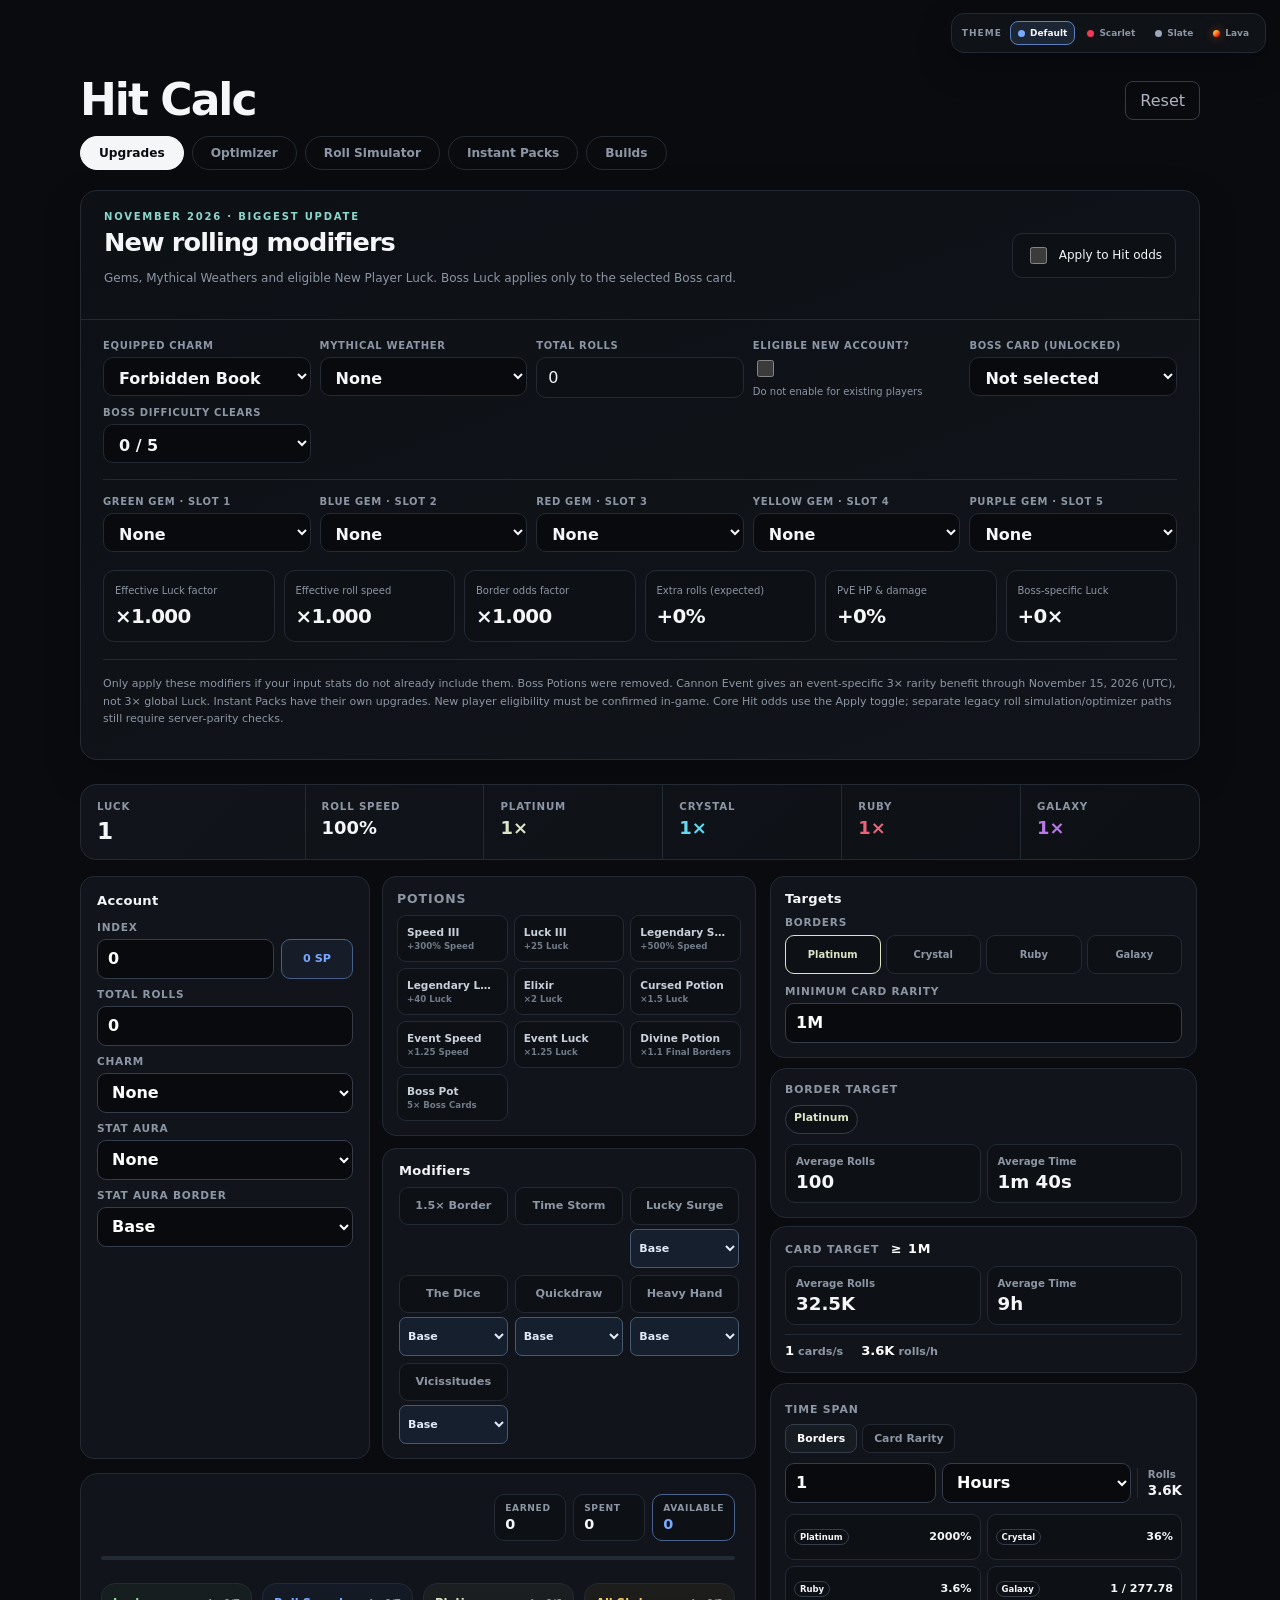
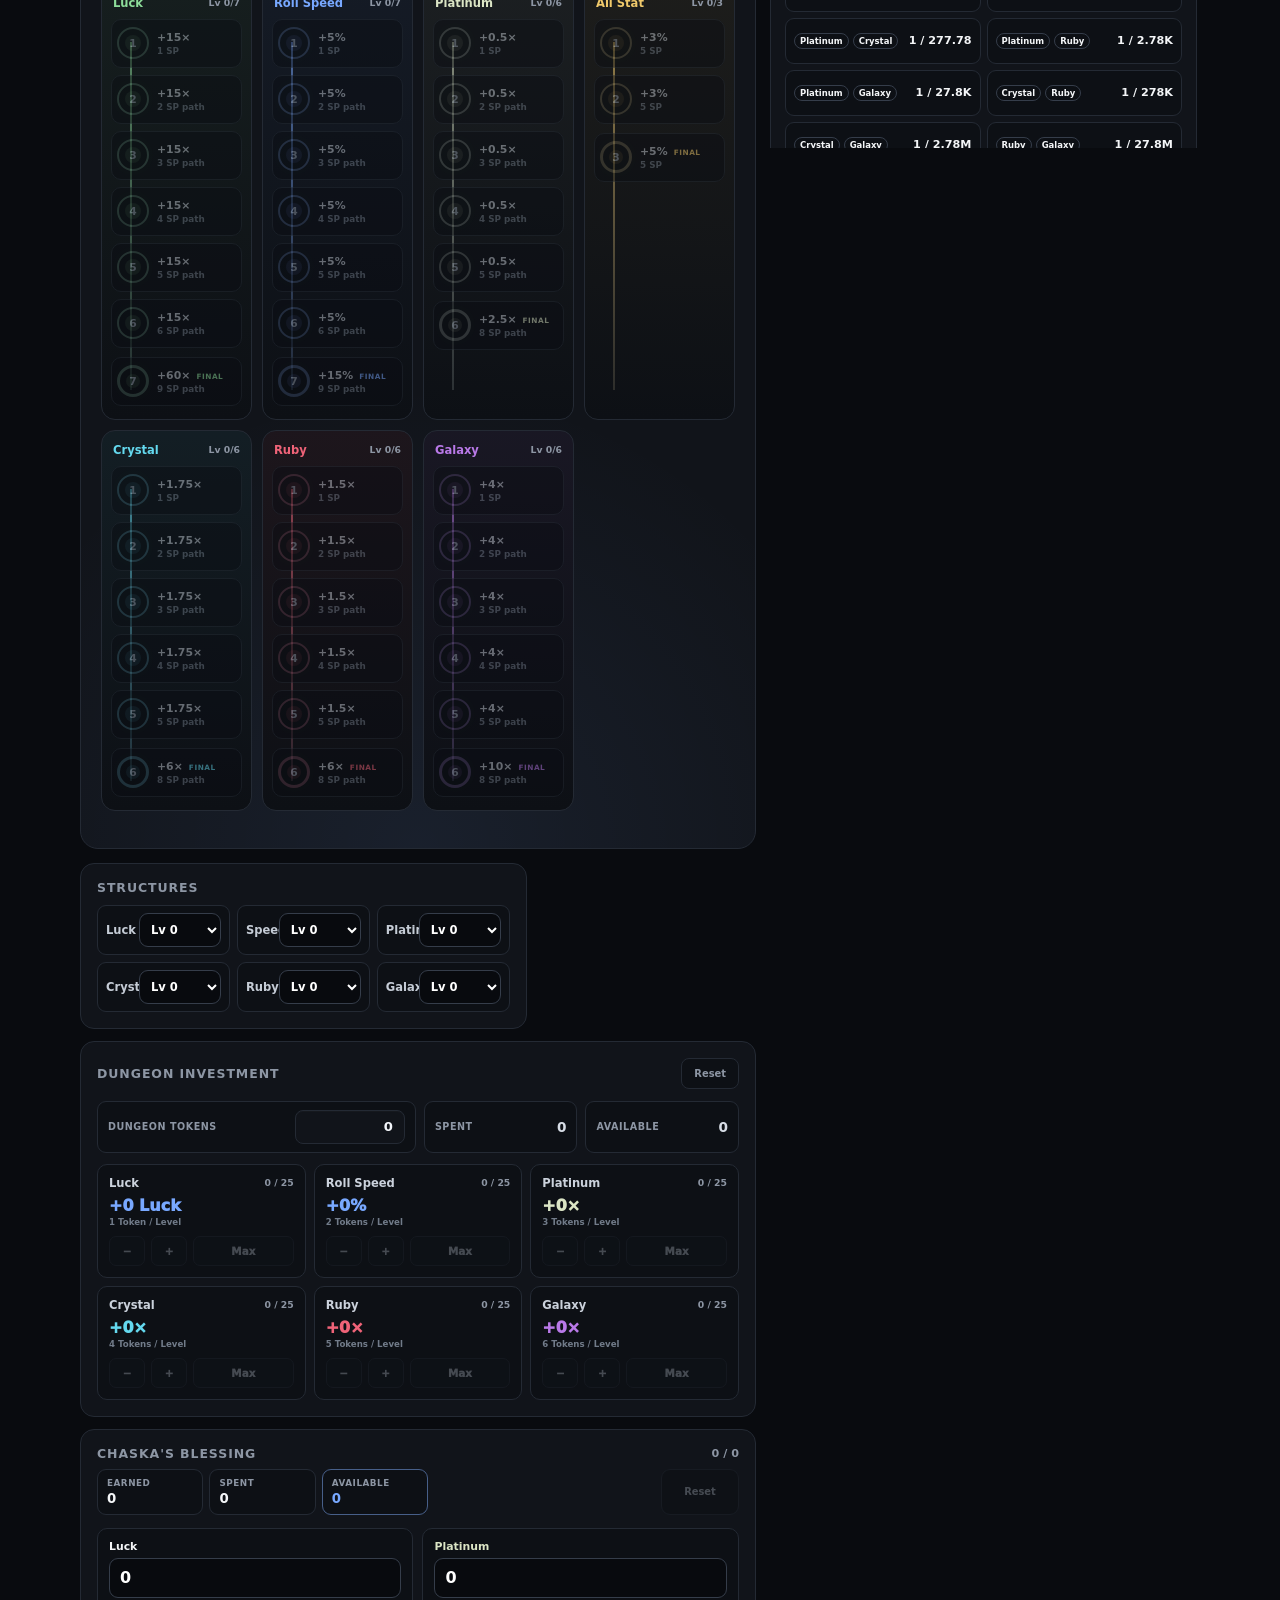
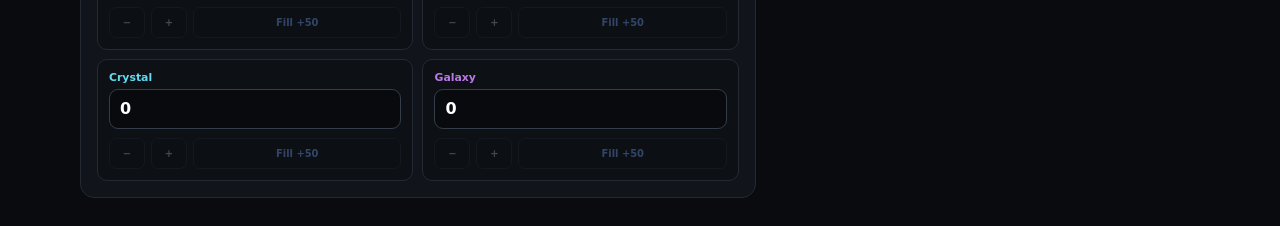
<file: index.html>
<!doctype html>
<html lang="en">
<head>
  <meta charset="utf-8" />
  <meta name="viewport" content="width=device-width, initial-scale=1" />
  <meta name="theme-color" content="#090b0f" />
  <title>Hit Calc · November 2026 Preview</title>
  <style>html,body{margin:0;min-height:100%;background:#090b0f;color:#8d96a4;font-family:Inter,system-ui,sans-serif}.boot{min-height:100vh;display:grid;place-items:center}</style>
</head>
<body>
  <div class="boot">Loading Hit Calc…</div>
  <script>
  try {
    if (window.location.search) {
      history.replaceState(null, '', window.location.pathname + window.location.hash);
    }
  } catch {}
  (async()=>{
    const version='20261112-hit-instant-own-tab-v3';
    try{
      const response=await fetch(`./index-base.html?rev=${version}`,{cache:'no-store'});
      if(!response.ok)throw new Error(`HTTP ${response.status}`);
      let html=await response.text();
      html=html.replace(/styles\.css\?v=[^"']+/g,`styles.css?v=${version}&theme=lava1`);
      html=html.replace(/app\.js\?v=[^"']+/g,`app.js?v=${version}&theme=lava1`);
      html=html.replace(/const version = "[^"]+";/,`const version = "${version}";`);
      html=html.replace('</head>',`<script>window.__HIT_CALC_VERSION__=${JSON.stringify(version)};<\/script></head>`);
      const bootstrap='<scr'+'ipt id="hit-calc-theme-bootstrap">(()=>{const valid=new Set([\'default\',\'scarlet\',\'slate\',\'lava\']);let theme=\'default\';try{const saved=localStorage.getItem(\'crx-site-theme\');if(valid.has(saved))theme=saved}catch{}document.documentElement.dataset.theme=theme})();</scr'+'ipt>\n';
      html=html.replace('  <link rel="stylesheet"',bootstrap+'  <link rel="stylesheet"');
      document.open();
      document.write(html);
      document.close();
    }catch(error){
      console.error(error);
      document.body.innerHTML='<div class="boot">Failed to load Hit Calc. Refresh the page.</div>';
    }
  })();
  </script>
</body>
</html>
</file>
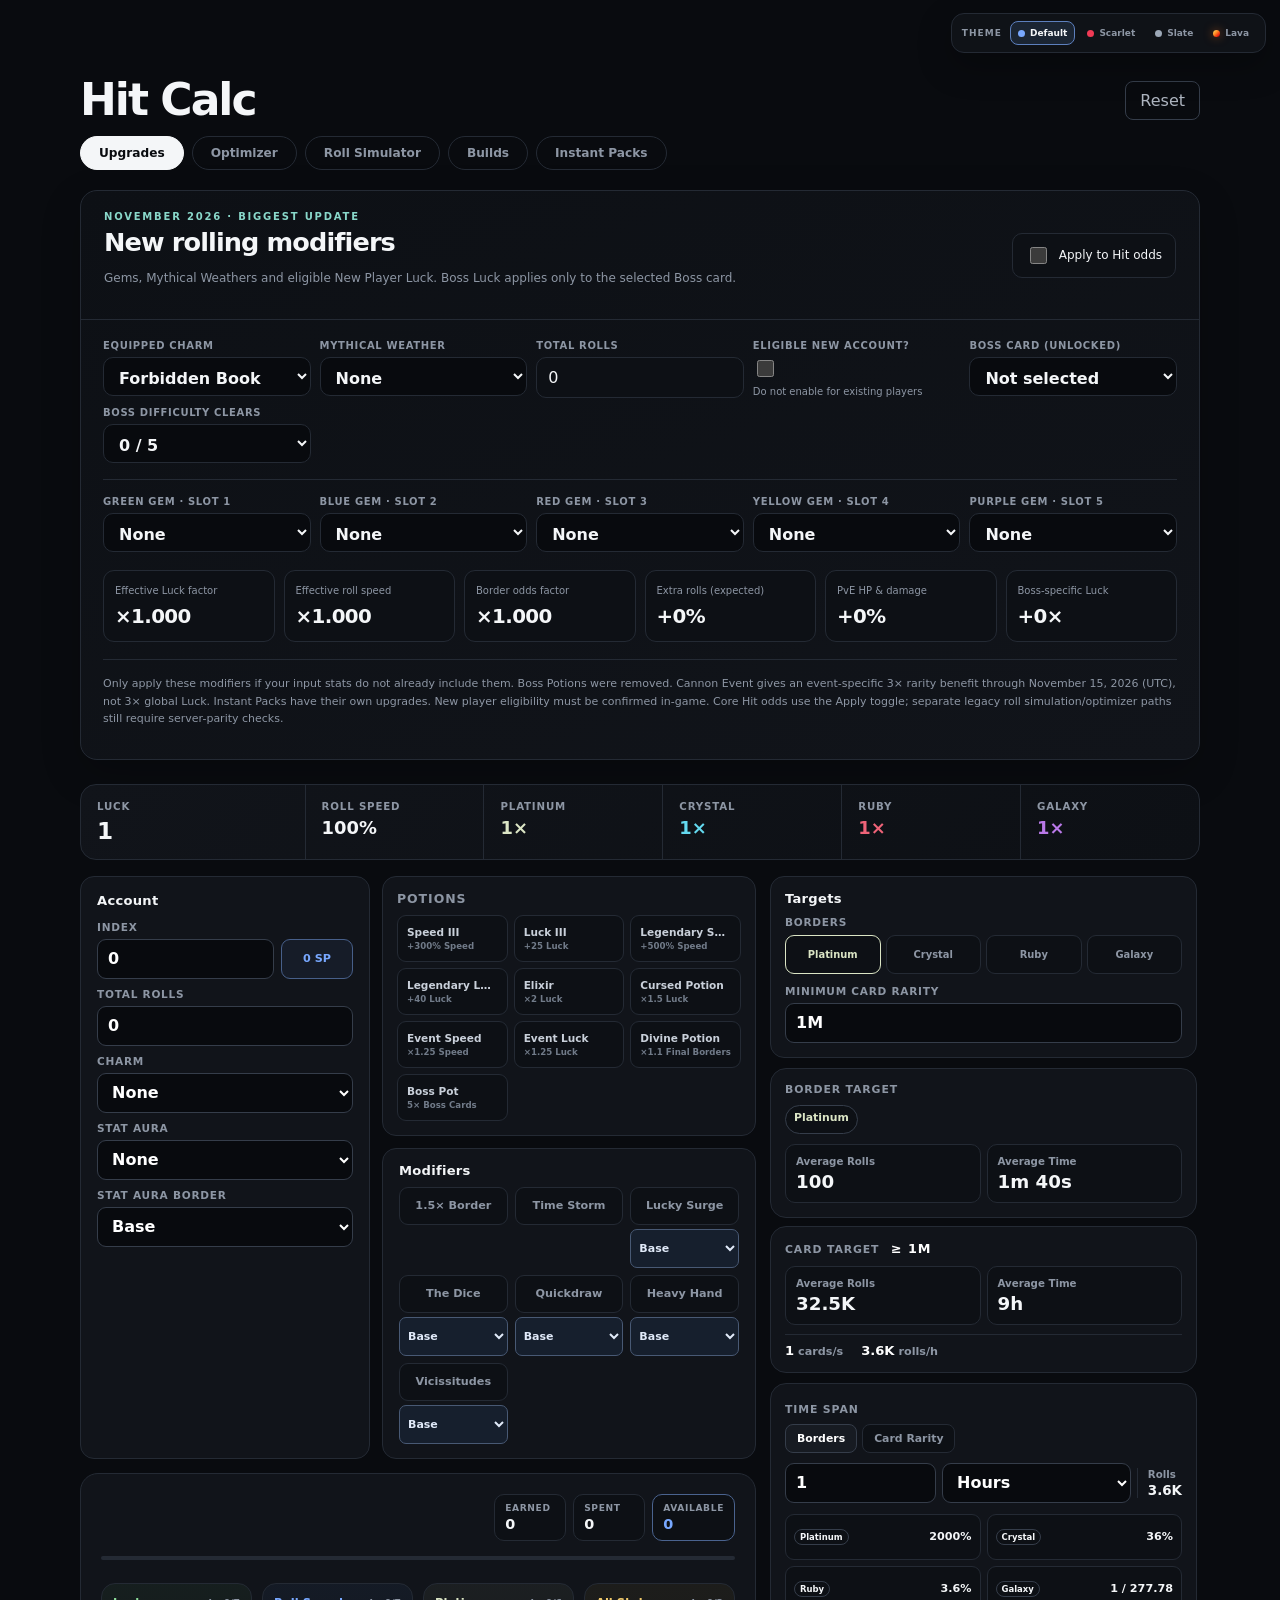
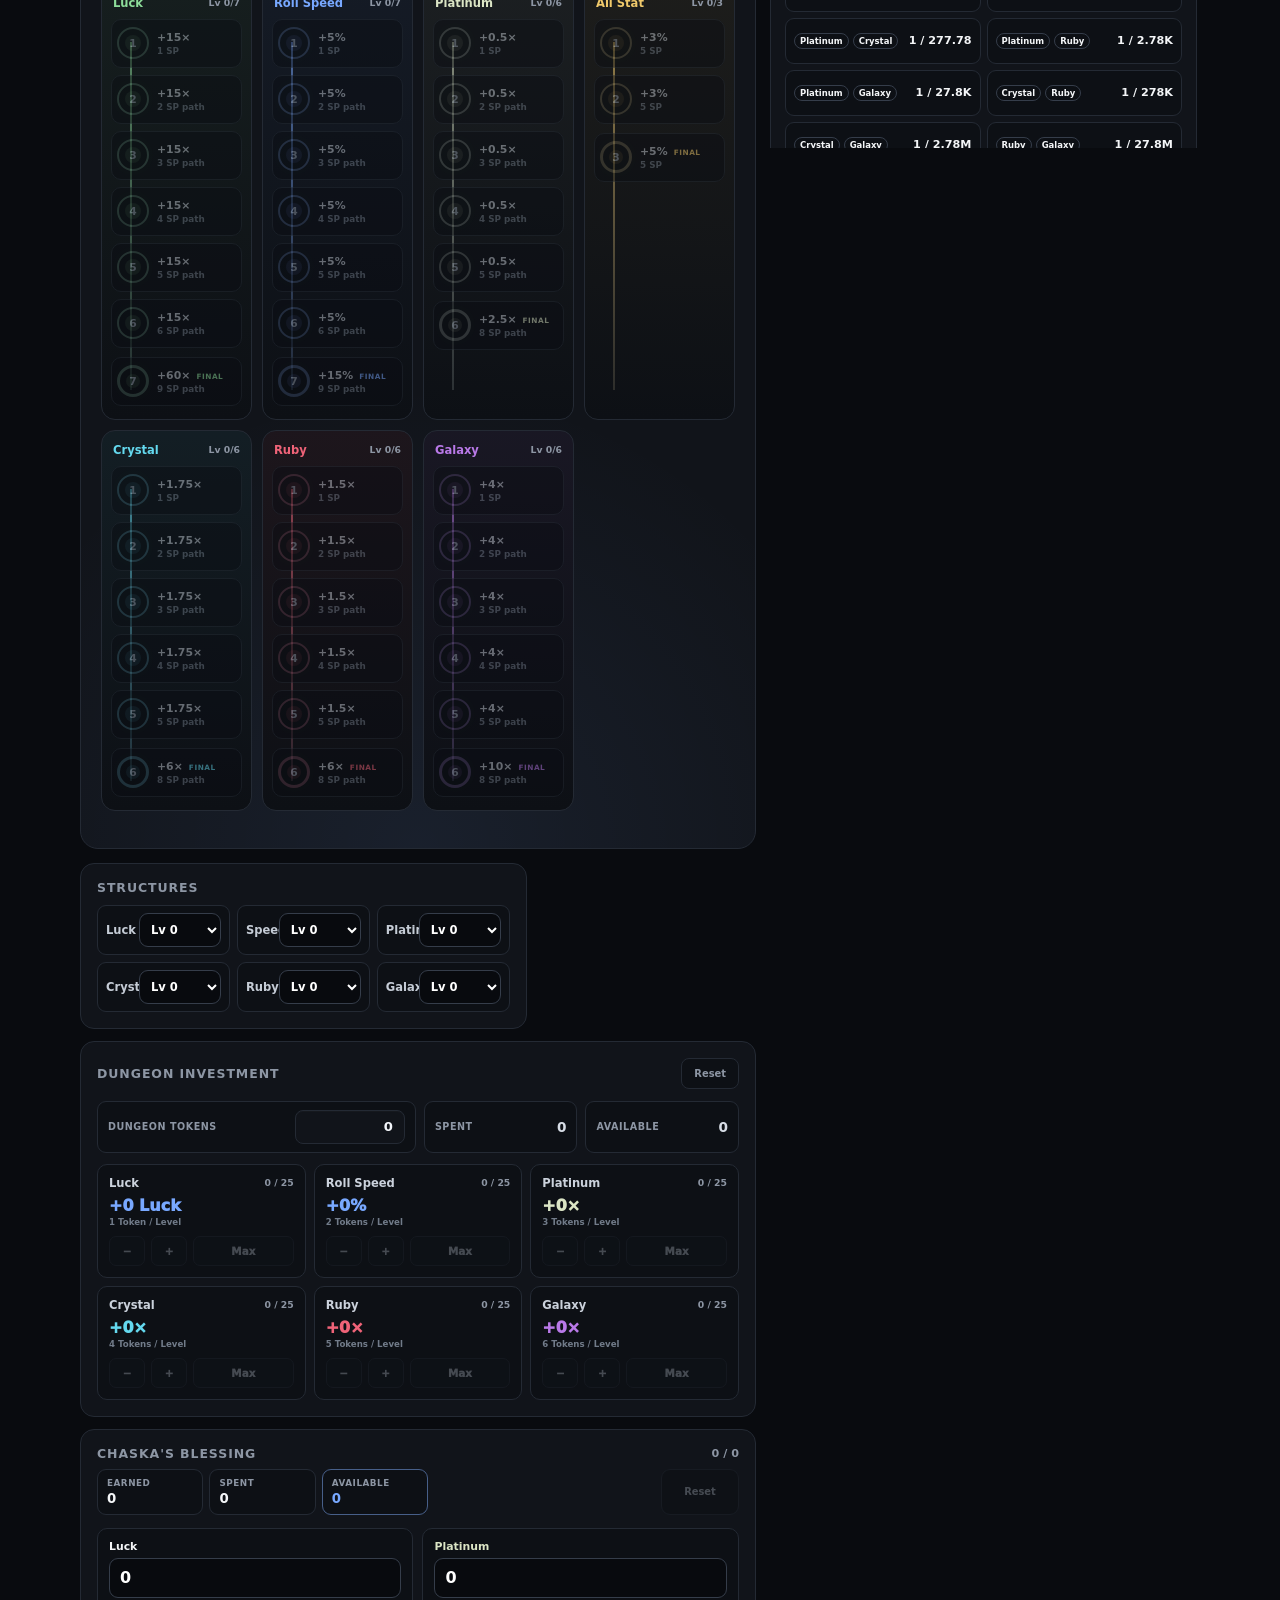
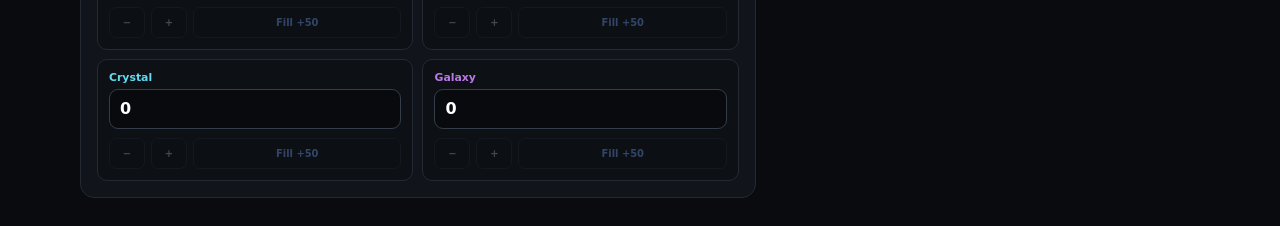
<file: index-base.html>
<!doctype html>
<html lang="en">
<head>
  <meta charset="utf-8" />
  <meta name="viewport" content="width=device-width, initial-scale=1" />
  <meta name="theme-color" content="#0b0d12" />
  <meta http-equiv="Cache-Control" content="no-cache, no-store, must-revalidate" />
  <meta http-equiv="Pragma" content="no-cache" />
  <meta http-equiv="Expires" content="0" />
  <title>Hit Calc · November 2026 Preview</title>
  <link rel="stylesheet" href="./overhaul-hit.css" />
  <link rel="stylesheet" href="styles.css?v=20261112-hit-instant-own-tab-v3" />
  <script>
    (() => {
      const version = "20261112-hit-instant-own-tab-v3";
      const key = "hitCalcBuild";
      try {
        if (localStorage.getItem(key) !== version) {
          localStorage.setItem(key, version);
          const url = new URL(window.location.href);
          if (url.searchParams.get("v") !== version) {
            url.searchParams.set("v", version);
            window.location.replace(url.toString());
          }
        }
      } catch {}
    })();
  </script>
  <style>
    .result-card { position: static; top: auto; }
    .time-view-input {
      position: absolute;
      width: 1px;
      height: 1px;
      opacity: 0;
      pointer-events: none;
    }
    .time-tabs {
      display: inline-flex;
      gap: 4px;
      margin-top: 18px;
      padding: 4px;
      border: 1px solid var(--line);
      border-radius: 9px;
      background: var(--panel-2);
    }
    .time-tab {
      min-width: 112px;
      padding: 8px 14px;
      border: 1px solid transparent;
      border-radius: 6px;
      color: var(--muted);
      font-size: .76rem;
      font-weight: 800;
      text-align: center;
      cursor: pointer;
      user-select: none;
    }
    .time-tab:hover { color: var(--text); }
    #timeViewBorders:checked ~ .time-tabs label[for="timeViewBorders"],
    #timeViewCards:checked ~ .time-tabs label[for="timeViewCards"] {
      border-color: var(--line-2);
      background: #171b22;
      color: #fff;
    }
    .time-panel { display: none; }
    #timeViewBorders:checked ~ .border-time-panel,
    #timeViewCards:checked ~ .card-time-panel { display: block; }
    .time-panel .chance-results { margin-top: 12px; }
    .target-chip.mutation {
      color: #d7b7ff;
      border-color: #6e518d;
      background: #17111f;
    }
    .mutation-note {
      display: flex;
      justify-content: space-between;
      gap: 12px;
      margin-top: 10px;
      padding: 9px 11px;
      border: 1px solid var(--line);
      border-radius: 9px;
      background: var(--panel-2);
      color: var(--muted);
      font-size: .7rem;
    }
    .mutation-note strong { color: #d7b7ff; text-align: right; }
    .check-row small { display:block; margin-top:3px; color:var(--muted); font-size:.65rem; line-height:1.35; }
    @media (max-width: 520px) {
      .time-tabs { display: grid; grid-template-columns: 1fr 1fr; width: 100%; }
      .time-tab { min-width: 0; }
    }
  </style>
</head>
<body>
  <main class="page">
    <header class="topbar">
      <h1>Hit Calc</h1>
      <button id="resetBtn" class="reset-btn" type="button">Reset</button>
    </header>

    <section class="main-grid">
      <div class="card setup-card">
        <div class="section-title">Current stats</div>

        <div class="stats-grid">
          <label class="stat-field luck-field">
            <span>Luck</span>
            <div class="input-wrap"><input id="luck" type="number" inputmode="decimal" min="0" step="any" value="1" /><b>×</b></div>
          </label>

          <label class="stat-field speed-field">
            <span>Roll Speed</span>
            <div class="input-wrap"><input id="rollSpeed" type="number" inputmode="decimal" min="0.01" step="any" value="100" /><b>%</b></div>
          </label>

          <label class="stat-field">
            <span>Speed Structure</span>
            <select id="speedStructure">
              <option value="0">Level 0 · ×1.000</option>
              <option value="1">Level 1 · ×1.071</option>
              <option value="2">Level 2 · ×1.143</option>
              <option value="3">Level 3 · ×1.214</option>
              <option value="4">Level 4 · ×1.286</option>
              <option value="5">Level 5 · ×1.357</option>
              <option value="6">Level 6 · ×1.429</option>
              <option value="7">Level 7 · ×1.500</option>
              <option value="8">Level 8 · ×1.600</option>
            </select>
          </label>

          <label class="stat-field platinum-field">
            <span>Platinum Luck</span>
            <div class="input-wrap"><input id="platinumLuck" type="number" inputmode="decimal" min="0" step="any" value="1" /><b>×</b></div>
          </label>
          <label class="stat-field crystal-field">
            <span>Crystal Luck</span>
            <div class="input-wrap"><input id="crystalLuck" type="number" inputmode="decimal" min="0" step="any" value="1" /><b>×</b></div>
          </label>
          <label class="stat-field ruby-field">
            <span>Ruby Luck</span>
            <div class="input-wrap"><input id="rubyLuck" type="number" inputmode="decimal" min="0" step="any" value="1" /><b>×</b></div>
          </label>
          <label class="stat-field galaxy-field">
            <span>Galaxy Luck</span>
            <div class="input-wrap"><input id="galaxyLuck" type="number" inputmode="decimal" min="0" step="any" value="1" /><b>×</b></div>
          </label>
        </div>

        <label class="check-row">
          <input id="timeStorm" type="checkbox" />
          <span><strong>Time Storm</strong></span>
        </label>

        <label class="check-row">
          <input id="bossPot" type="checkbox" />
          <span><strong>Boss Pot</strong></span>
        </label>

        <label class="check-row">
          <input id="luckySurge" type="checkbox" />
          <span><strong>Lucky Surge</strong></span>
        </label>

        <label class="check-row">
          <input id="theDice" type="checkbox" />
          <span><strong>The Dice</strong></span>
        </label>

        <label class="check-row">
          <input id="mutationTarget" type="checkbox" />
          <span><strong>Require Mutation</strong><small>Stacks with selected borders. Assumes a mutation-eligible card during active non-Rapture weather.</small></span>
        </label>

        <label class="check-row">
          <input id="mutationPass" type="checkbox" />
          <span><strong>Mutation Gamepass</strong><small>+25% Mutation Chance</small></span>
        </label>

        <label class="check-row">
          <input id="mutationPotion" type="checkbox" />
          <span><strong>Mutation Potion</strong><small>×1.2 Mutation Chance</small></span>
        </label>

        <div class="mutation-note"><span>Effective mutation odds</span><strong id="mutationChanceReadout">1 / 750 per eligible roll</strong></div>

        <div class="divider"></div>

        <div class="section-title">Goal borders</div>
        <div class="border-tabs" aria-label="Goal borders">
          <button class="border-tab platinum active" type="button" data-border="Platinum" aria-pressed="true"><span class="border-dot"></span><strong>Platinum</strong><span class="checkmark">✓</span></button>
          <button class="border-tab crystal" type="button" data-border="Crystal" aria-pressed="false"><span class="border-dot"></span><strong>Crystal</strong><span class="checkmark">✓</span></button>
          <button class="border-tab ruby" type="button" data-border="Ruby" aria-pressed="false"><span class="border-dot"></span><strong>Ruby</strong><span class="checkmark">✓</span></button>
          <button class="border-tab galaxy" type="button" data-border="Galaxy" aria-pressed="false"><span class="border-dot"></span><strong>Galaxy</strong><span class="checkmark">✓</span></button>
        </div>

        <div class="divider"></div>

        <div class="section-title">Card rarity target</div>
        <label class="rarity-target">
          <span>Minimum rarity</span>
          <div class="input-wrap"><input id="cardRarity" type="text" inputmode="text" autocomplete="off" spellcheck="false" placeholder="1M, 25B, 2Qa" value="1000000" /></div>
        </label>
      </div>

      <aside class="card result-card">
        <div class="result-block">
          <div class="result-label">Border target</div>
          <div id="selectedBorders" class="selected-borders"></div>
          <div class="primary-results">
            <div class="primary-stat"><span>Average rolls</span><strong id="averageRolls">100</strong></div>
            <div class="primary-stat"><span>Average time</span><strong id="averageTime">1m 40s</strong></div>
          </div>
        </div>

        <div class="result-divider"></div>

        <div class="result-block">
          <div class="result-label">Card target</div>
          <div class="rarity-readout">≥ <strong id="cardTargetLabel">1M</strong></div>
          <div class="primary-results">
            <div class="primary-stat"><span>Average rolls</span><strong id="cardAverageRolls">—</strong></div>
            <div class="primary-stat"><span>Average time</span><strong id="cardAverageTime">—</strong></div>
          </div>
        </div>

        <div class="secondary-results">
          <div><span>Cards / second</span><strong id="cardsPerSecond">1</strong></div>
          <div><span>Rolls / hour</span><strong id="rollsPerHour">3.6K</strong></div>
        </div>
      </aside>
    </section>

    <section class="card time-card">
      <input class="time-view-input" type="radio" name="timeView" id="timeViewBorders" checked />
      <input class="time-view-input" type="radio" name="timeView" id="timeViewCards" />

      <div class="time-head">
        <div class="section-title">Time span</div>
        <div class="time-controls">
          <div class="input-wrap time-value-wrap"><input id="timeValue" type="number" inputmode="decimal" min="0" step="any" value="1" /></div>
          <select id="timeUnit">
            <option value="second">Seconds</option>
            <option value="minute">Minutes</option>
            <option value="hour" selected>Hours</option>
            <option value="day">Days</option>
            <option value="week">Weeks</option>
          </select>
          <div class="span-rolls"><span>Rolls</span><strong id="timeRolls">3.6K</strong></div>
        </div>
      </div>

      <div class="time-tabs" role="tablist" aria-label="Time span results">
        <label class="time-tab" for="timeViewBorders" role="tab">Borders</label>
        <label class="time-tab" for="timeViewCards" role="tab">Card Rarity</label>
      </div>

      <div class="time-panel border-time-panel">
        <div id="borderChanceResults" class="chance-results"></div>
      </div>

      <div class="time-panel card-time-panel">
        <div id="cardChanceResults" class="chance-results rarity-results"></div>
      </div>
    </section>
  </main>

  <script src="app.js?v=20261112-hit-instant-own-tab-v3"></script>
  <script>
    const bossPot = document.getElementById("bossPot");
    const luckySurge = document.getElementById("luckySurge");
    const theDice = document.getElementById("theDice");
    const bossCards = [
      { name: "Mother of Beasts", rarity: 5000000000, expires: null, rollFactor: 1, boss: true },
      { name: "Sable The Envious", rarity: 100000000, expires: null, rollFactor: 1, boss: true },
      { name: "Raze The Destroyer", rarity: 50000000, expires: null, rollFactor: 1, boss: true },
      { name: "Morpheus The Slumberer", rarity: 20000000, expires: null, rollFactor: 1, boss: true },
      { name: "Lilith The Enchantress", rarity: 5000000, expires: null, rollFactor: 1, boss: true },
      { name: "Gideon The Insatiable", rarity: 1000000, expires: null, rollFactor: 1, boss: true },
      { name: "Malik The Sovereign", rarity: 100000, expires: null, rollFactor: 1, boss: true },
      { name: "Chronus The Hoarder", rarity: 10000, expires: null, rollFactor: 1, boss: true }
    ];
    const timeStormCards = [
      { name: "Parallax", rarity: 1000000000, expires: null, rollFactor: 0.5, weather: "Time Storm" },
      { name: "Cronus", rarity: 25000000, expires: null, rollFactor: 0.5, weather: "Time Storm" },
      { name: "Typhon", rarity: 5000000, expires: null, rollFactor: 0.5, weather: "Time Storm" },
      { name: "Sciron", rarity: 500000, expires: null, rollFactor: 0.5, weather: "Time Storm" },
      { name: "Ixion", rarity: 100000, expires: null, rollFactor: 0.5, weather: "Time Storm" }
    ];

    for (const bossCard of bossCards) {
      const existing = CARD_POOL.find((card) => card.name === bossCard.name);
      if (existing) existing.boss = true;
      else CARD_POOL.push(bossCard);
    }
    for (const weatherCard of timeStormCards) {
      const existing = CARD_POOL.find((card) => card.name === weatherCard.name);
      if (existing) Object.assign(existing, weatherCard);
      else CARD_POOL.push(weatherCard);
    }
    CARD_POOL.sort((a, b) => b.rarity - a.rarity);

    activeCards = function() {
      const now = Date.now() / 1000;
      const extra = [];
      const source = globalThis.ROLL_SIM_DATA_V16?.cards || [];
      const modifier = window.HIT_OVERHAUL_MODIFIERS?.config;
      const weather = modifier?.apply ? modifier.weather : 'None';
      if (['The Great Deluge','Reality Fracture','Dreamfall'].includes(weather)) {
        for (const card of source.filter(x => x.weather === weather)) {
          extra.push({ name:card.name, rarity:card.rarity, expires:null, rollFactor:0.5, weather });
        }
      }
      const from = Date.parse('2026-11-06T23:00:00Z')/1000;
      const to = Date.parse('2026-11-15T23:00:00Z')/1000;
      if (now >= from && now < to) {
        const cannon = [{name:'Naga',rarity:1777776},{name:'Uncle Sam',rarity:3000000},{name:'Turkey',rarity:333000000},{name:'Hera',rarity:38450000},{name:'Azure Witch',rarity:3118418147}];
        for (const card of cannon) extra.push({ ...card, expires:to, rollFactor:1/3, cannon:true });
      }
      const bossSelected=modifier?.apply?(modifier?.bossName||''):'';
      const bossClears=Math.max(0,Math.min(5,Number(modifier?.bossClears)||0));
      if(bossSelected && bossClears>0){
        const def=window.HIT_BOSS_CATALOG?.find(x=>x.name===bossSelected);
        if(def)extra.push({...def,rollFactor:1,expires:null});
      }
      const seen=new Set();
      return [...CARD_POOL,...extra]
        .filter(card => (!card.boss || (bossSelected && bossClears>0 && card.name===bossSelected)) && (!card.expires || card.expires > now) && (card.weather !== 'Time Storm' || els.timeStorm.checked))
        .sort((a,b) => b.rarity-a.rarity)
        .filter(card => !seen.has(card.name) && seen.add(card.name));
    };

    try {
      const saved = JSON.parse(localStorage.getItem(STORAGE_KEY) || "{}");
      if (typeof saved.bossPot === "boolean") bossPot.checked = saved.bossPot;
      if (typeof saved.luckySurge === "boolean") luckySurge.checked = saved.luckySurge;
      if (typeof saved.theDice === "boolean") theDice.checked = saved.theDice;
    } catch {}

    bossPot.checked=false;
    bossPot.disabled=true; // Boss Potions were retired in the November overhaul
    saveStats = function() {
      try {
        localStorage.setItem(STORAGE_KEY, JSON.stringify({
          luck: els.luck.value,
          rollSpeed: els.rollSpeed.value,
          speedStructure: els.speedStructure.value,
          timeStorm: els.timeStorm.checked,
          mutationTarget: els.mutationTarget.checked,
          mutationPass: els.mutationPass.checked,
          mutationPotion: els.mutationPotion.checked,
          bossPot: bossPot.checked,
          luckySurge: luckySurge.checked,
          theDice: theDice.checked,
          platinumLuck: $("platinumLuck").value,
          crystalLuck: $("crystalLuck").value,
          rubyLuck: $("rubyLuck").value,
          galaxyLuck: $("galaxyLuck").value,
          cardRarity: els.cardRarity.value,
          goalBorders: [...selected]
        }));
        localStorage.removeItem(OLD_STORAGE_KEY);
      } catch {}
    };

    function cardDistributionAtLuck(stats, luckMultiplier) {
      const cards = activeCards();
      let remaining = 1;
      const distribution = [];

      for (const card of cards) {
        const rollRarity = card.rarity * card.rollFactor;
        const bossState = window.HIT_OVERHAUL_MODIFIERS?.config;
        const bossMultiplier = card.boss && bossState?.apply && bossState?.bossName===card.name
          ? 1+Math.max(0,Math.min(5,Number(bossState.bossClears)||0))
          : 1; // No retired Boss Potion bonus
        const success = Math.min(1, (stats.Luck * luckMultiplier * bossMultiplier) / rollRarity);
        const probability = remaining * success;
        if (probability > 0) distribution.push({ card, probability });
        remaining *= 1 - success;
        if (remaining <= 0) break;
      }

      if (remaining > 0 && cards.length) {
        const fallback = cards[cards.length - 1];
        const found = distribution.find((entry) => entry.card.name === fallback.name);
        if (found) found.probability += remaining;
        else distribution.push({ card: fallback, probability: remaining });
      }

      return distribution;
    }

    function luckStates(stats) {
      const rps = rollsPerSecond(stats);
      const surgeShare = luckySurge.checked && rps > 0
        ? Math.min(1, 10 / (30 + (100 / rps)))
        : 0;
      const diceShare = theDice.checked ? 1 / 25 : 0;
      const surgeFactor = 1 + (Number(window.HIT_RELIC_LEVELS?.value?.('LuckySurge') ?? 25) / 100);
      const diceFactor = 1 + (Number(window.HIT_RELIC_LEVELS?.value?.('TheDice') ?? 100) / 100);
      const normalShare = 1 - diceShare;
      const states = [];

      if (1 - surgeShare > 0) {
        states.push({ multiplier: 1, weight: (1 - surgeShare) * normalShare });
        if (diceShare > 0) states.push({ multiplier: diceFactor, weight: (1 - surgeShare) * diceShare });
      }
      if (surgeShare > 0) {
        states.push({ multiplier: surgeFactor, weight: surgeShare * normalShare });
        if (diceShare > 0) states.push({ multiplier: surgeFactor * diceFactor, weight: surgeShare * diceShare });
      }

      return states;
    }

    cardSelectionDistribution = function(stats) {
      const merged = new Map();

      for (const state of luckStates(stats)) {
        if (!(state.weight > 0)) continue;
        for (const entry of cardDistributionAtLuck(stats, state.multiplier)) {
          const existing = merged.get(entry.card.name);
          if (existing) existing.probability += entry.probability * state.weight;
          else merged.set(entry.card.name, { card: entry.card, probability: entry.probability * state.weight });
        }
      }

      return [...merged.values()];
    };

    chanceAtLeastOnce = function(perRollRate, rolls) {
      if (!Number.isFinite(perRollRate) || !Number.isFinite(rolls) || perRollRate <= 0 || rolls <= 0) return 0;
      return perRollRate * rolls;
    };

    formatChance = function(hitValue) {
      if (!Number.isFinite(hitValue) || hitValue <= 0) return "0%";

      const rawPercent = hitValue * 100;
      if (rawPercent < 1) return `1 / ${formatNumber(1 / hitValue, 2)}`;

      const percent = Math.min(2000, rawPercent);
      if (percent >= 2000) return "2000%";
      if (percent >= 10) return `${trimFixed(percent, 1)}%`;
      return `${trimFixed(percent, 2)}%`;
    };

    for (const toggle of [bossPot, luckySurge, theDice]) {
      toggle.addEventListener("change", () => {
        saveStats();
        render();
      });
    }

    els.resetBtn.addEventListener("click", () => {
      bossPot.checked = false;
      luckySurge.checked = false;
      theDice.checked = false;
      try {
        localStorage.removeItem(STORAGE_KEY);
        localStorage.removeItem(OLD_STORAGE_KEY);
      } catch {}
      render();
    });

    render();
  </script>
  <script src="./overhaul-hit.js"></script>
  <script src="./hit-instant-packs.js?v=20261112-hit-instant-own-tab-v3"></script>
</body>
</html>
</file>
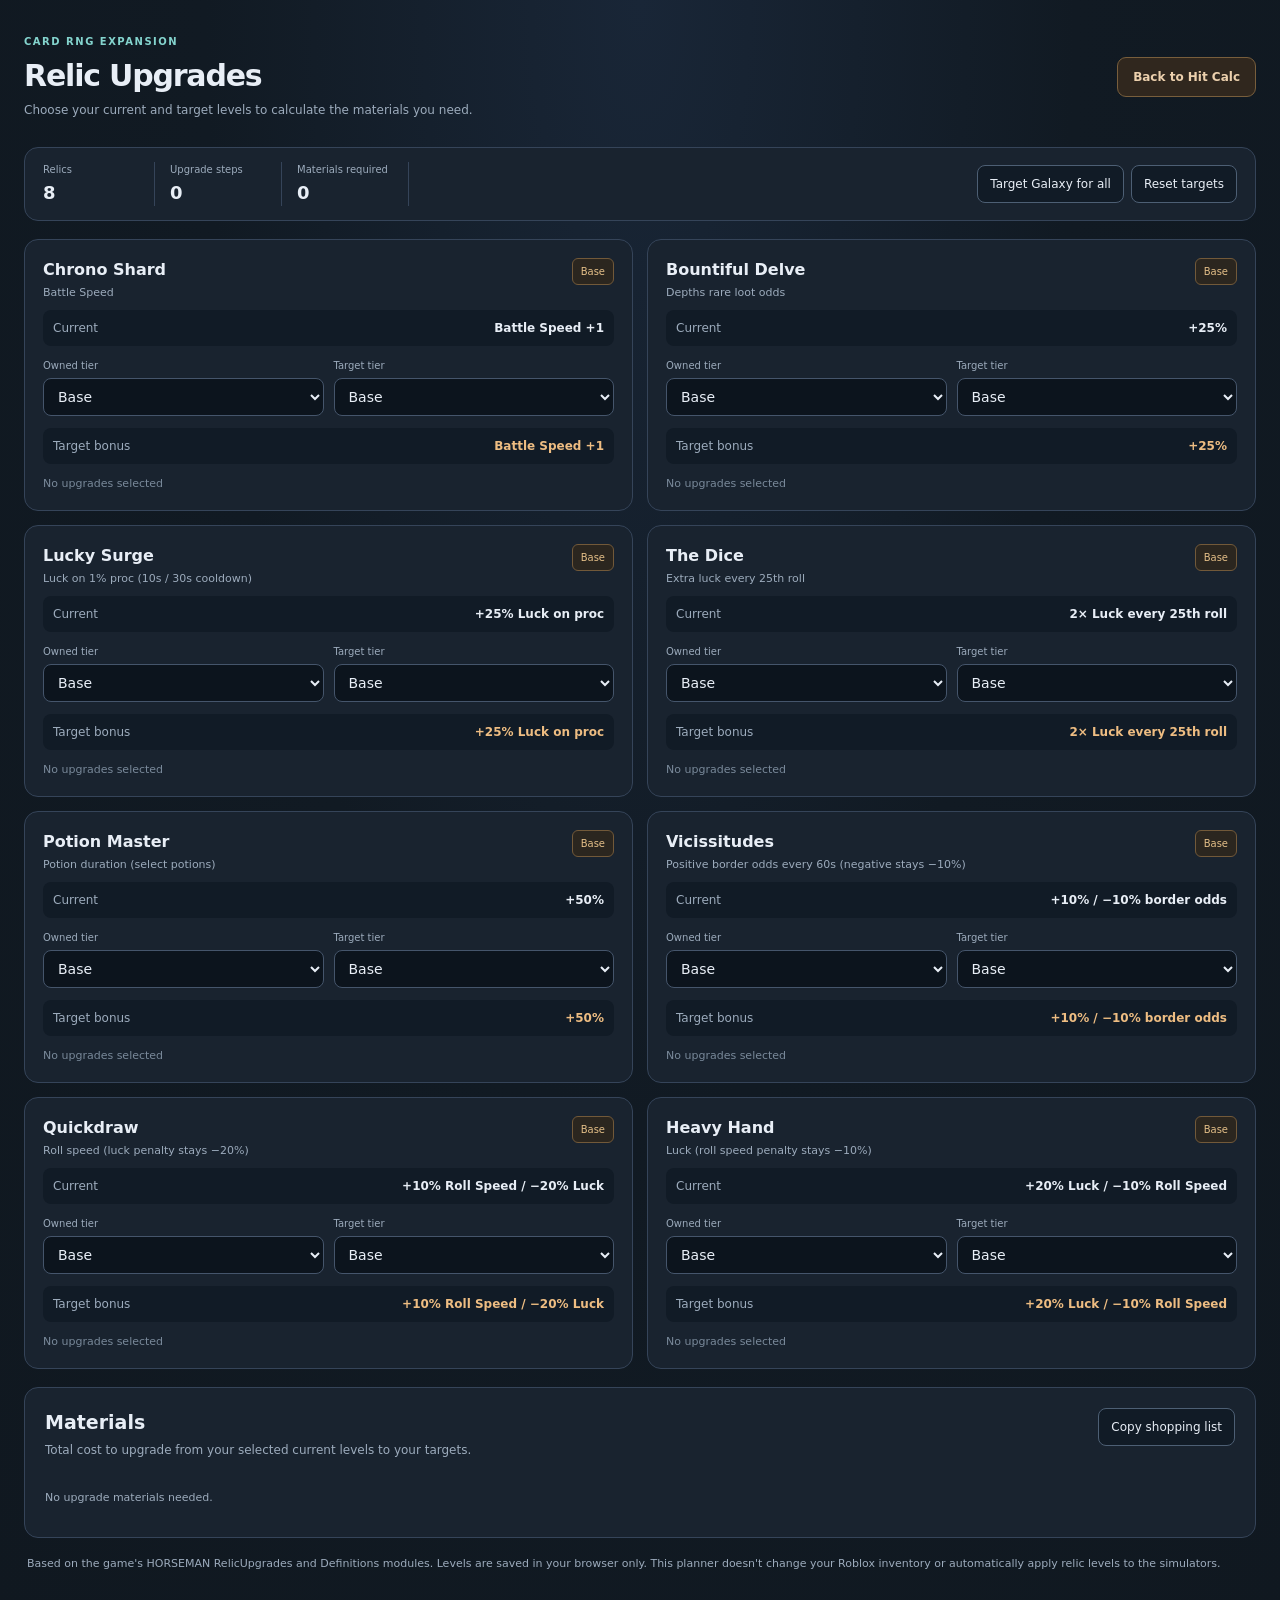
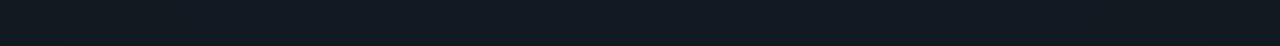
<file: relics.html>
<!doctype html>
<html lang="en">
<head>
  <meta charset="utf-8">
  <meta name="viewport" content="width=device-width,initial-scale=1">
  <meta name="theme-color" content="#111820">
  <title>Relic Upgrades · Card RNG Expansion</title>
  <meta name="description" content="Plan all eight Card RNG Expansion relic upgrades and see the exact materials from the game files.">
  <link rel="stylesheet" href="./relic-planner.css?v=20261026-1">
  <script src="./relic-planner.js?v=20261026-1" defer></script>
</head>
<body>
 <main class="relic-shell" id="relicRoot">
  <header class="relic-topbar">
   <div><span class="relic-eyebrow">CARD RNG EXPANSION</span><h1>Relic Upgrades</h1><p>Choose your current and target levels to calculate the materials you need.</p></div>
   <a class="relic-home" href="./index.html">Back to Hit Calc</a>
  </header>
  <div class="relic-summary-bar">
    <div><small>Relics</small><strong>8</strong></div>
    <div><small>Upgrade steps</small><strong id="relicSteps">0</strong></div>
    <div><small>Materials required</small><strong id="relicItemCount">0</strong></div>
    <div class="relic-toolbar"><button id="relicMaxAll">Target Galaxy for all</button><button id="relicResetAll">Reset targets</button></div>
  </div>
  <section id="relicCards" class="relic-grid" aria-label="Relic upgrades"><p class="relic-muted">Loading relic data…</p></section>
  <section class="relic-material-panel">
    <div class="relic-section-head"><div><h2>Materials</h2><p>Total cost to upgrade from your selected current levels to your targets.</p></div><button id="relicCopy">Copy shopping list</button></div>
    <div id="relicMaterials" class="relic-materials"><p class="relic-muted">Select a target above.</p></div>
  </section>
  <p class="relic-footnote">Based on the game's HORSEMAN RelicUpgrades and Definitions modules. Levels are saved in your browser only. This planner doesn't change your Roblox inventory or automatically apply relic levels to the simulators.</p>
 </main>
</body>
</html>
</file>
<file: overhaul-hit.css>
/* Big update modifiers use the existing Hit Calculator color system. */
.nov-overhaul{margin:20px 0 24px;border:1px solid var(--line,#293342);border-radius:17px;overflow:hidden;background:linear-gradient(160deg,var(--panel-2,#10151e),var(--panel,#0e121a));box-shadow:0 14px 40px #0003}
.nov-overhaul *{box-sizing:border-box}
.nov-head{display:flex;gap:20px;align-items:center;justify-content:space-between;padding:20px 23px;border-bottom:1px solid var(--line,#293342)}
.nov-kicker{color:var(--accent,#89d8ca);letter-spacing:.18em;font-weight:850;font-size:10px}
.nov-head h2{font-size:clamp(19px,2vw,27px);font-weight:750;letter-spacing:-.035em;margin:5px 0}
.nov-head p{font-size:12px;line-height:1.5;color:var(--muted,#9aa5b4);max-width:680px}
.nov-switch{display:flex;gap:9px;align-items:center;flex-shrink:0;padding:10px 13px;background:var(--panel-2,#111822);border:1px solid var(--line,#293342);border-radius:10px;font-size:12px;cursor:pointer}
.nov-switch input{accent-color:var(--accent,#89d8ca);width:17px;height:17px}
.nov-body{padding:20px 22px}
.nov-fields,.nov-sockets,.nov-metrics{display:grid;grid-template-columns:repeat(5,minmax(0,1fr));gap:9px}
.nov-fields label,.nov-sockets label{display:flex;flex-direction:column;gap:6px;min-width:0}
.nov-fields label span,.nov-sockets label span{font-size:10px;letter-spacing:.065em;text-transform:uppercase;color:var(--muted,#9aa5b4);font-weight:700}
.nov-fields input,.nov-fields select,.nov-sockets select{padding:10px 11px;background:var(--panel-2,#111822);border-radius:10px;border:1px solid var(--line,#293342);color:var(--text,#f0f5fa);width:100%;min-width:0}
.nov-fields label.nov-check{flex-direction:column}.nov-check input{width:17px;height:17px;accent-color:var(--accent,#89d8ca)}.nov-check small{color:var(--muted,#9aa5b4);font-size:10px}
.nov-sockets{grid-template-columns:repeat(5,minmax(0,1fr));padding-top:16px;margin-top:16px;border-top:1px solid var(--line,#293342)}
.nov-metrics{grid-template-columns:repeat(6,minmax(0,1fr));margin-top:18px}
.nov-metrics div{border:1px solid var(--line,#293342);border-radius:11px;padding:13px 11px;background:var(--panel-2,#111822);min-width:0}
.nov-metrics span{display:block;font-size:10px;color:var(--muted,#9aa5b4);line-height:1.4;margin-bottom:7px}
.nov-metrics strong{font-size:clamp(15px,1.55vw,22px);font-weight:730;white-space:nowrap;letter-spacing:-.03em}
.nov-warning{font-size:11px;line-height:1.6;color:var(--muted,#9aa5b4);border-top:1px solid var(--line,#293342);padding-top:15px;margin-top:17px}
body #uvBossPot{pointer-events:none;opacity:.4}
body #uvBossPot:checked{accent-color:#777}
@media(max-width:1200px){.nov-fields,.nov-sockets{grid-template-columns:repeat(3,minmax(0,1fr))}.nov-metrics{grid-template-columns:repeat(3,minmax(0,1fr))}}
@media(max-width:700px){.nov-head{align-items:flex-start;flex-direction:column}.nov-body{padding:14px}.nov-fields,.nov-sockets{grid-template-columns:repeat(2,minmax(0,1fr))}.nov-metrics{grid-template-columns:repeat(2,minmax(0,1fr))}}

/* Compact Instant Pack tool — separate from combat/Depths. */
.ip-compact{border:1px solid var(--line,#293342);border-radius:12px;background:var(--panel,#0e121a);margin:0 0 20px}
.ip-compact summary{cursor:pointer;list-style:none;padding:16px 20px;font-size:14px;font-weight:750}
.ip-compact summary::-webkit-details-marker{display:none}
.ip-compact summary:after{content:'+';float:right;color:var(--muted,#9aa5b4)}
.ip-compact[open] summary:after{content:'−'}
.ip-compact summary span{font-size:11px;color:var(--muted,#9aa5b4);font-weight:450;margin-left:10px}
.ip-inner{padding:16px 20px;border-top:1px solid var(--line,#293342)}
.ip-fields,.ip-levels{display:grid;grid-template-columns:repeat(4,minmax(0,1fr));gap:12px;margin-bottom:14px}
.ip-fields label,.ip-levels label{font-size:11px;font-weight:690;color:var(--muted,#9aa5b4);display:flex;flex-direction:column;gap:7px}
.ip-levels label small{font-size:9px;font-weight:400}
.ip-fields input,.ip-levels input{width:100%;background:var(--panel-2,#111822);border:1px solid var(--line,#293342);border-radius:8px;color:var(--text,#fff);padding:10px;box-sizing:border-box}
.ip-totals{display:flex;gap:20px;flex-wrap:wrap;border-top:1px solid var(--line,#293342);padding:16px 0 0}
.ip-totals span{color:var(--muted,#9aa5b4);font-size:11px;display:flex;flex-direction:column;gap:5px}
.ip-totals strong{color:var(--text,#fff);font-size:17px;font-weight:720}
.ip-note{margin-top:16px;font-size:10px;line-height:1.6;color:var(--muted,#9aa5b4)}
@media(max-width:780px){.ip-fields,.ip-levels{grid-template-columns:repeat(2,minmax(0,1fr))}}

/* Full Instant Packs tab, same controls as other Hit tools. */
#hitInstantPacks{margin:18px 0 35px;min-height:380px}
#hitInstantPacks[hidden]{display:none!important}
#hitInstantPacks.ip-tab{border:0;background:none;border-radius:0}
#hitInstantPacks .ip-tab-head{padding:12px 0 18px;border-bottom:1px solid var(--line,#293342)}
#hitInstantPacks .ip-tab-head h2{font-size:24px;letter-spacing:-.03em;font-weight:740;color:var(--text,#fff);margin:0 0 7px}
#hitInstantPacks .ip-tab-head p{font-size:12px;color:var(--muted,#9aa5b4);margin:0}
#hitInstantPacks .ip-inner{padding:20px 0;border:0}
#hitInstantPacks .ip-fields{grid-template-columns:repeat(2,minmax(0,260px));gap:12px}
#hitInstantPacks .ip-levels{grid-template-columns:repeat(4,minmax(0,1fr));margin-top:22px;gap:14px}
#hitInstantPacks .ip-fields input,#hitInstantPacks .ip-levels input{max-width:100%}
#hitInstantPacks .ip-totals{justify-content:space-between;margin-top:19px;max-width:860px}
#hitInstantPacks .ip-totals strong{font-size:23px}
#hitInstantPacks .ip-note{max-width:950px}
@media(max-width:720px){#hitInstantPacks .ip-fields,#hitInstantPacks .ip-levels{grid-template-columns:repeat(2,minmax(0,1fr))}}
</file>
<file: styles.css>
@import url("./styles-base.css?rev=20260823-0954");
@import url("./themes.css?rev=20260825-lava1");
</file>
<file: relic-planner.css>
:root{color-scheme:dark;--bg:#101820;--panel:#19232f;--panel2:#111b26;--line:#354459;--ink:#e8eef6;--muted:#9cabbc;--accent:#e4ab62}
*{box-sizing:border-box}body{margin:0;background:radial-gradient(ellipse at top,#192637 0,#111a23 48%,#101820 100%);min-height:100vh;color:var(--ink);font:14px/1.5 Inter,ui-sans-serif,system-ui,-apple-system,Segoe UI,sans-serif}
.relic-shell{max-width:1280px;margin:auto;padding:30px 24px 56px}
.relic-topbar{display:flex;align-items:center;justify-content:space-between;gap:20px;margin-bottom:24px}
.relic-eyebrow{color:#84d4ce;font-size:10px;font-weight:800;letter-spacing:.15em}
.relic-topbar h1{font-size:30px;letter-spacing:-.04em;line-height:1.2;margin:7px 0}
.relic-topbar p,.relic-section-head p{color:var(--muted);margin:4px 0;font-size:12px}
.relic-home{display:inline-block;text-decoration:none;white-space:nowrap;color:#ecd0ad;border:1px solid #785e3c;background:#30271e;padding:10px 15px;border-radius:9px;font-size:12px;font-weight:700}
.relic-home:hover{background:#47331f}
.relic-summary-bar{display:flex;align-items:center;gap:15px;flex-wrap:wrap;border:1px solid var(--line);background:var(--panel);border-radius:14px;padding:14px 18px;margin-bottom:18px}
.relic-summary-bar>div:not(.relic-toolbar){min-width:112px;padding-right:17px;border-right:1px solid var(--line)}
.relic-summary-bar small{display:block;color:var(--muted);font-size:10px}
.relic-summary-bar strong{display:block;font-size:18px;margin-top:2px}
.relic-toolbar{margin-left:auto;display:flex;gap:7px;flex-wrap:wrap}
button,select{font:inherit}button{cursor:pointer;color:var(--ink);border:1px solid #4d5f74;background:var(--panel2);border-radius:8px;padding:9px 12px;font-size:12px}
button:hover{border-color:var(--accent);background:#27374a}
.relic-grid{display:grid;grid-template-columns:repeat(2,minmax(0,1fr));gap:14px}
.relic-card{background:var(--panel);border:1px solid var(--line);border-radius:14px;padding:18px;min-width:0}
.relic-card header{display:flex;justify-content:space-between;gap:12px;align-items:flex-start}
.relic-card h3{margin:0;font-size:16px}.relic-card header p{color:var(--muted);font-size:11px;margin:3px 0 8px}
.relic-grade{font-size:10px;color:#e4bf88;background:#2b261f;border:1px solid #725939;border-radius:6px;padding:5px 8px;white-space:nowrap}
.relic-current,.relic-target{display:flex;flex-wrap:wrap;justify-content:space-between;align-items:center;gap:8px;border-radius:8px;padding:9px 10px;background:var(--panel2);font-size:12px}
.relic-current>span,.relic-target>span{color:var(--muted)}.relic-target strong{color:#eebd82}
.relic-fields{display:grid;grid-template-columns:repeat(2,minmax(0,1fr));gap:10px;margin:12px 0}
.relic-fields label{display:flex;flex-direction:column;gap:5px;min-width:0}.relic-fields label>span{font-size:10px;color:var(--muted)}
.relic-fields select{width:100%;min-width:0;background:#0c141d;color:var(--ink);border:1px solid #45556b;border-radius:8px;padding:9px 10px}
.relic-fields select:focus{outline:2px solid #cb9358;outline-offset:1px}
.relic-card-cost{border-top:1px solid var(--line);padding-top:12px;margin-top:13px;font-size:11px;color:var(--muted)}
.relic-card-cost>span{display:block;margin-bottom:7px}.relic-card-cost>div{display:flex;gap:7px;flex-wrap:wrap}
.relic-card-cost small{border-radius:6px;border:1px solid #3e5063;padding:5px 7px;color:#c9d3de;background:#111c26;font-size:10px}
.relic-no-cost{font-size:11px;color:#79899a;margin:12px 0 0}
.relic-material-panel{border:1px solid var(--line);background:var(--panel);border-radius:14px;padding:20px;margin-top:18px}
.relic-section-head{display:flex;align-items:flex-start;justify-content:space-between;gap:10px;margin-bottom:15px}
.relic-section-head h2{margin:0;font-size:19px}
.relic-materials{display:grid;grid-template-columns:repeat(3,minmax(0,1fr));gap:8px}
.relic-material{background:var(--panel2);border:1px solid var(--line);border-radius:8px;display:flex;justify-content:space-between;align-items:center;gap:8px;padding:10px 12px;font-size:12px}
.relic-material strong{color:#e9bc86}
.relic-muted,.relic-footnote{color:var(--muted);font-size:11px;line-height:1.6}.relic-footnote{margin:17px 3px}
.relic-error{color:#f1aba3}
@media(max-width:850px){.relic-grid{grid-template-columns:1fr}.relic-materials{grid-template-columns:repeat(2,minmax(0,1fr))}}
@media(max-width:560px){.relic-shell{padding:18px 12px 35px}.relic-topbar{flex-direction:column;align-items:flex-start}.relic-topbar h1{font-size:26px}.relic-summary-bar{gap:8px}.relic-toolbar{margin:8px 0 0}.relic-materials{grid-template-columns:1fr}.relic-card{padding:14px}.relic-section-head{flex-direction:column;align-items:flex-start}}
</file>
